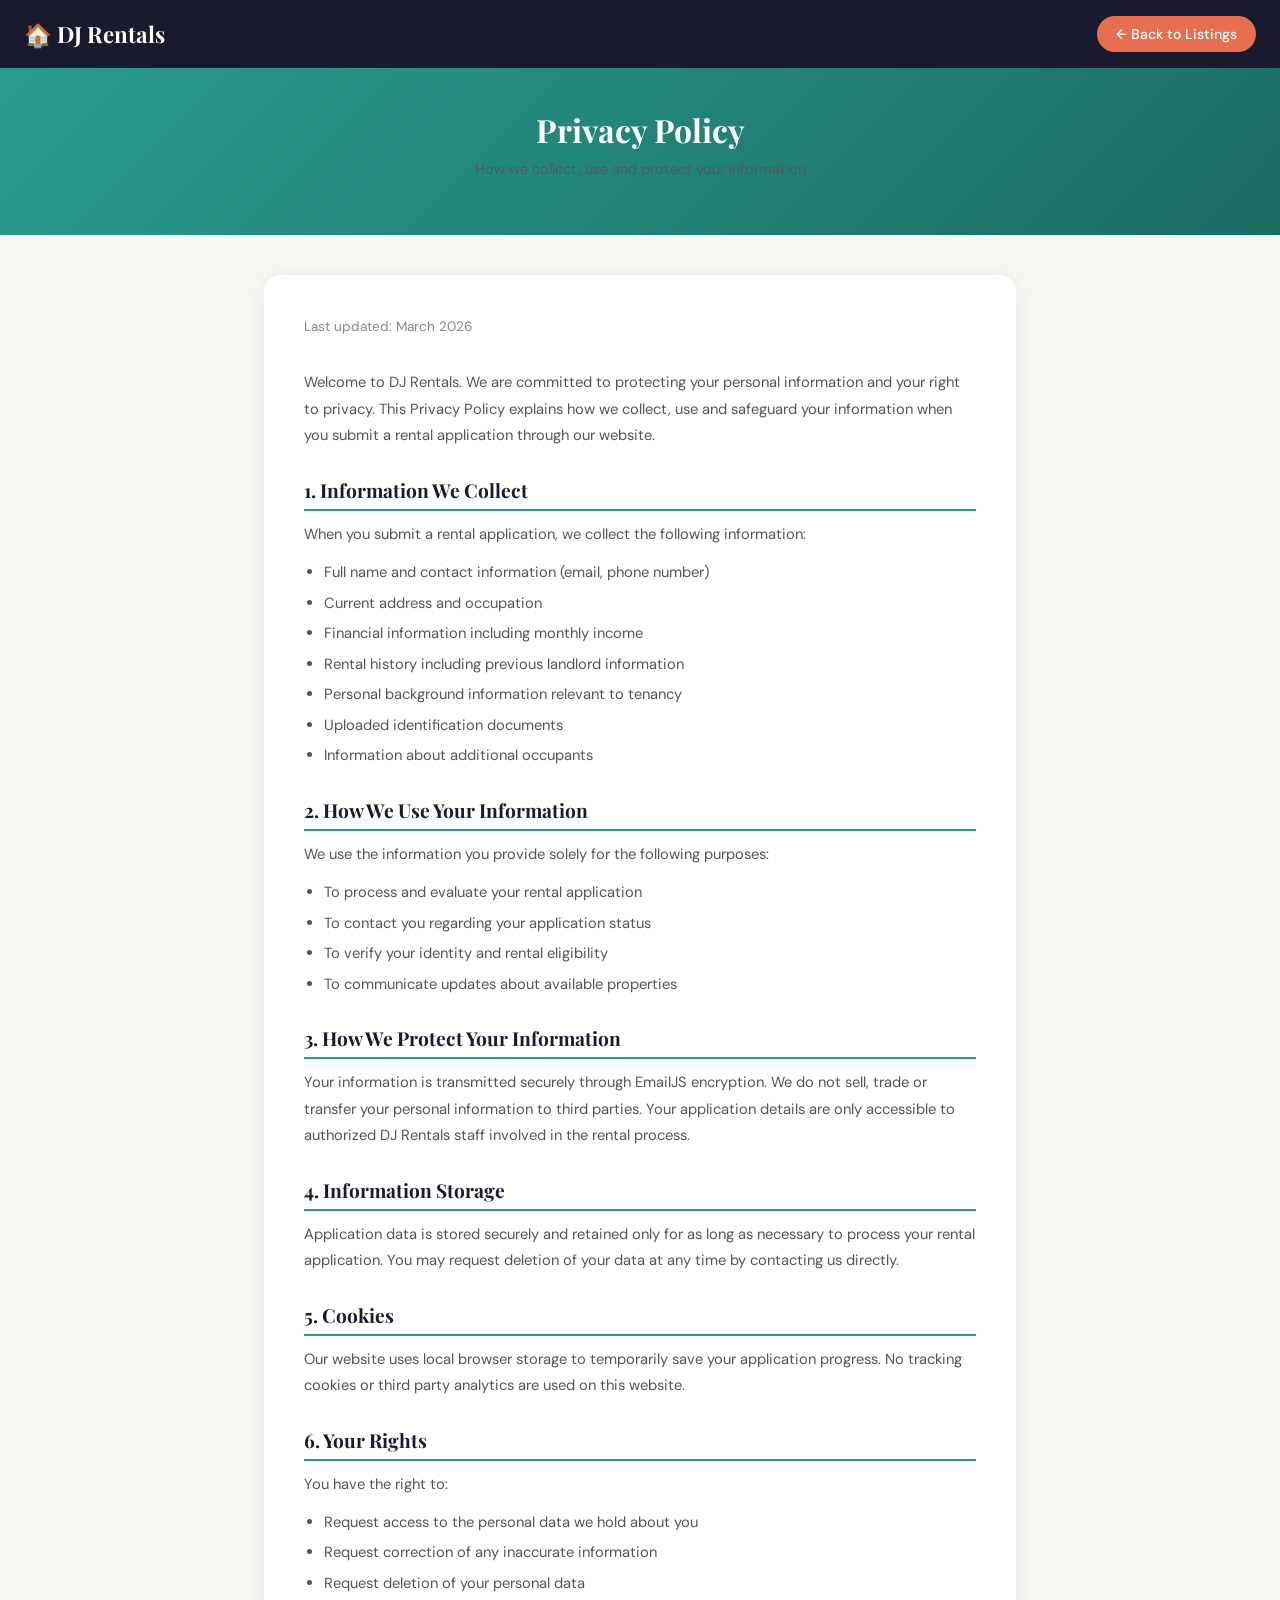
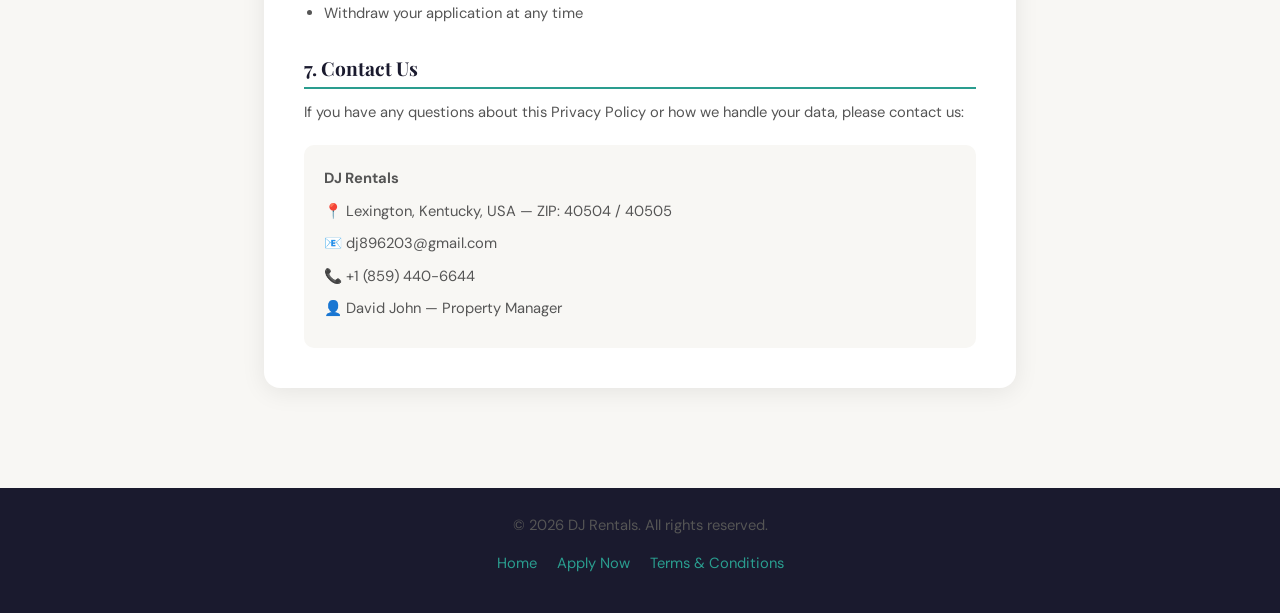
<file: estateProject/privacy.html>
<!DOCTYPE html>
<html lang="en">
<head>
<meta charset="UTF-8">
<meta name="viewport" content="width=device-width, initial-scale=1.0">
<title>Privacy Policy - DJ Rentals</title>
<link href="https://fonts.googleapis.com/css2?family=Playfair+Display:wght@600;700&family=DM+Sans:wght@300;400;500&display=swap" rel="stylesheet">
<style>
  * { box-sizing: border-box; margin: 0; padding: 0; }

  body {
    font-family: 'DM Sans', sans-serif;
    background: #f8f7f4;
    color: #333;
  }

  header {
    background: #1a1a2e;
    padding: 1rem 1.5rem;
    display: flex;
    align-items: center;
    justify-content: space-between;
  }

  header h1 {
    font-family: 'Playfair Display', serif;
    color: white;
    font-size: 1.4rem;
  }

  header a {
    background: #e76f51;
    color: white;
    text-decoration: none;
    padding: 0.55rem 1.2rem;
    border-radius: 50px;
    font-size: 0.88rem;
    font-weight: 500;
  }

  .hero {
    background: linear-gradient(135deg, #2a9d8f 0%, #1a6b61 100%);
    color: white;
    text-align: center;
    padding: 2.5rem 1rem;
  }

  .hero h2 {
    font-family: 'Playfair Display', serif;
    font-size: 2rem;
    margin-bottom: 0.4rem;
  }

  .hero p { font-size: 0.9rem; opacity: 0.85; }

  .content {
    max-width: 800px;
    margin: 40px auto;
    padding: 0 24px 60px;
  }

  .card {
    background: white;
    border-radius: 16px;
    padding: 40px;
    box-shadow: 0 4px 24px rgba(0,0,0,0.08);
  }

  .last-updated {
    font-size: 0.85rem;
    color: #888;
    margin-bottom: 30px;
  }

  h3 {
    font-family: 'Playfair Display', serif;
    font-size: 1.2rem;
    color: #1a1a2e;
    margin: 28px 0 10px;
    padding-bottom: 6px;
    border-bottom: 2px solid #2a9d8f;
  }

  p {
    font-size: 0.92rem;
    line-height: 1.8;
    color: #555;
    margin-bottom: 12px;
  }

  ul {
    margin: 8px 0 12px 20px;
  }

  ul li {
    font-size: 0.92rem;
    line-height: 1.8;
    color: #555;
    margin-bottom: 4px;
  }

  .contact-box {
    background: #f8f7f4;
    border-radius: 10px;
    padding: 20px;
    margin-top: 20px;
  }

  .contact-box p { margin-bottom: 6px; }

  footer {
    background: #1a1a2e;
    color: #aaa;
    text-align: center;
    padding: 1.5rem;
    font-size: 0.82rem;
  }

  footer a { color: #2a9d8f; text-decoration: none; margin: 0 8px; }
</style>
</head>
<body>

<header>
  <h1>🏠 DJ Rentals</h1>
  <a href="index.html">← Back to Listings</a>
</header>

<div class="hero">
  <h2>Privacy Policy</h2>
  <p>How we collect, use and protect your information</p>
</div>

<div class="content">
  <div class="card">
    <p class="last-updated">Last updated: March 2026</p>

    <p>Welcome to DJ Rentals. We are committed to protecting your personal information and your right to privacy. This Privacy Policy explains how we collect, use and safeguard your information when you submit a rental application through our website.</p>

    <h3>1. Information We Collect</h3>
    <p>When you submit a rental application, we collect the following information:</p>
    <ul>
      <li>Full name and contact information (email, phone number)</li>
      <li>Current address and occupation</li>
      <li>Financial information including monthly income</li>
      <li>Rental history including previous landlord information</li>
      <li>Personal background information relevant to tenancy</li>
      <li>Uploaded identification documents</li>
      <li>Information about additional occupants</li>
    </ul>

    <h3>2. How We Use Your Information</h3>
    <p>We use the information you provide solely for the following purposes:</p>
    <ul>
      <li>To process and evaluate your rental application</li>
      <li>To contact you regarding your application status</li>
      <li>To verify your identity and rental eligibility</li>
      <li>To communicate updates about available properties</li>
    </ul>

    <h3>3. How We Protect Your Information</h3>
    <p>Your information is transmitted securely through EmailJS encryption. We do not sell, trade or transfer your personal information to third parties. Your application details are only accessible to authorized DJ Rentals staff involved in the rental process.</p>

    <h3>4. Information Storage</h3>
    <p>Application data is stored securely and retained only for as long as necessary to process your rental application. You may request deletion of your data at any time by contacting us directly.</p>

    <h3>5. Cookies</h3>
    <p>Our website uses local browser storage to temporarily save your application progress. No tracking cookies or third party analytics are used on this website.</p>

    <h3>6. Your Rights</h3>
    <p>You have the right to:</p>
    <ul>
      <li>Request access to the personal data we hold about you</li>
      <li>Request correction of any inaccurate information</li>
      <li>Request deletion of your personal data</li>
      <li>Withdraw your application at any time</li>
    </ul>

    <h3>7. Contact Us</h3>
    <p>If you have any questions about this Privacy Policy or how we handle your data, please contact us:</p>
    <div class="contact-box">
      <p><strong>DJ Rentals</strong></p>
      <p>📍 Lexington, Kentucky, USA — ZIP: 40504 / 40505</p>
      <p>📧 dj896203@gmail.com</p>
      <p>📞 +1 (859) 440-6644</p>
      <p>👤 David John — Property Manager</p>
    </div>

  </div>
</div>

<footer>
  <p>© 2026 DJ Rentals. All rights reserved.</p>
  <p style="margin-top:8px;">
    <a href="index.html">Home</a>
    <a href="form.html">Apply Now</a>
    <a href="terms.html">Terms & Conditions</a>
  </p>
</footer>

</body>
</html>
</file>
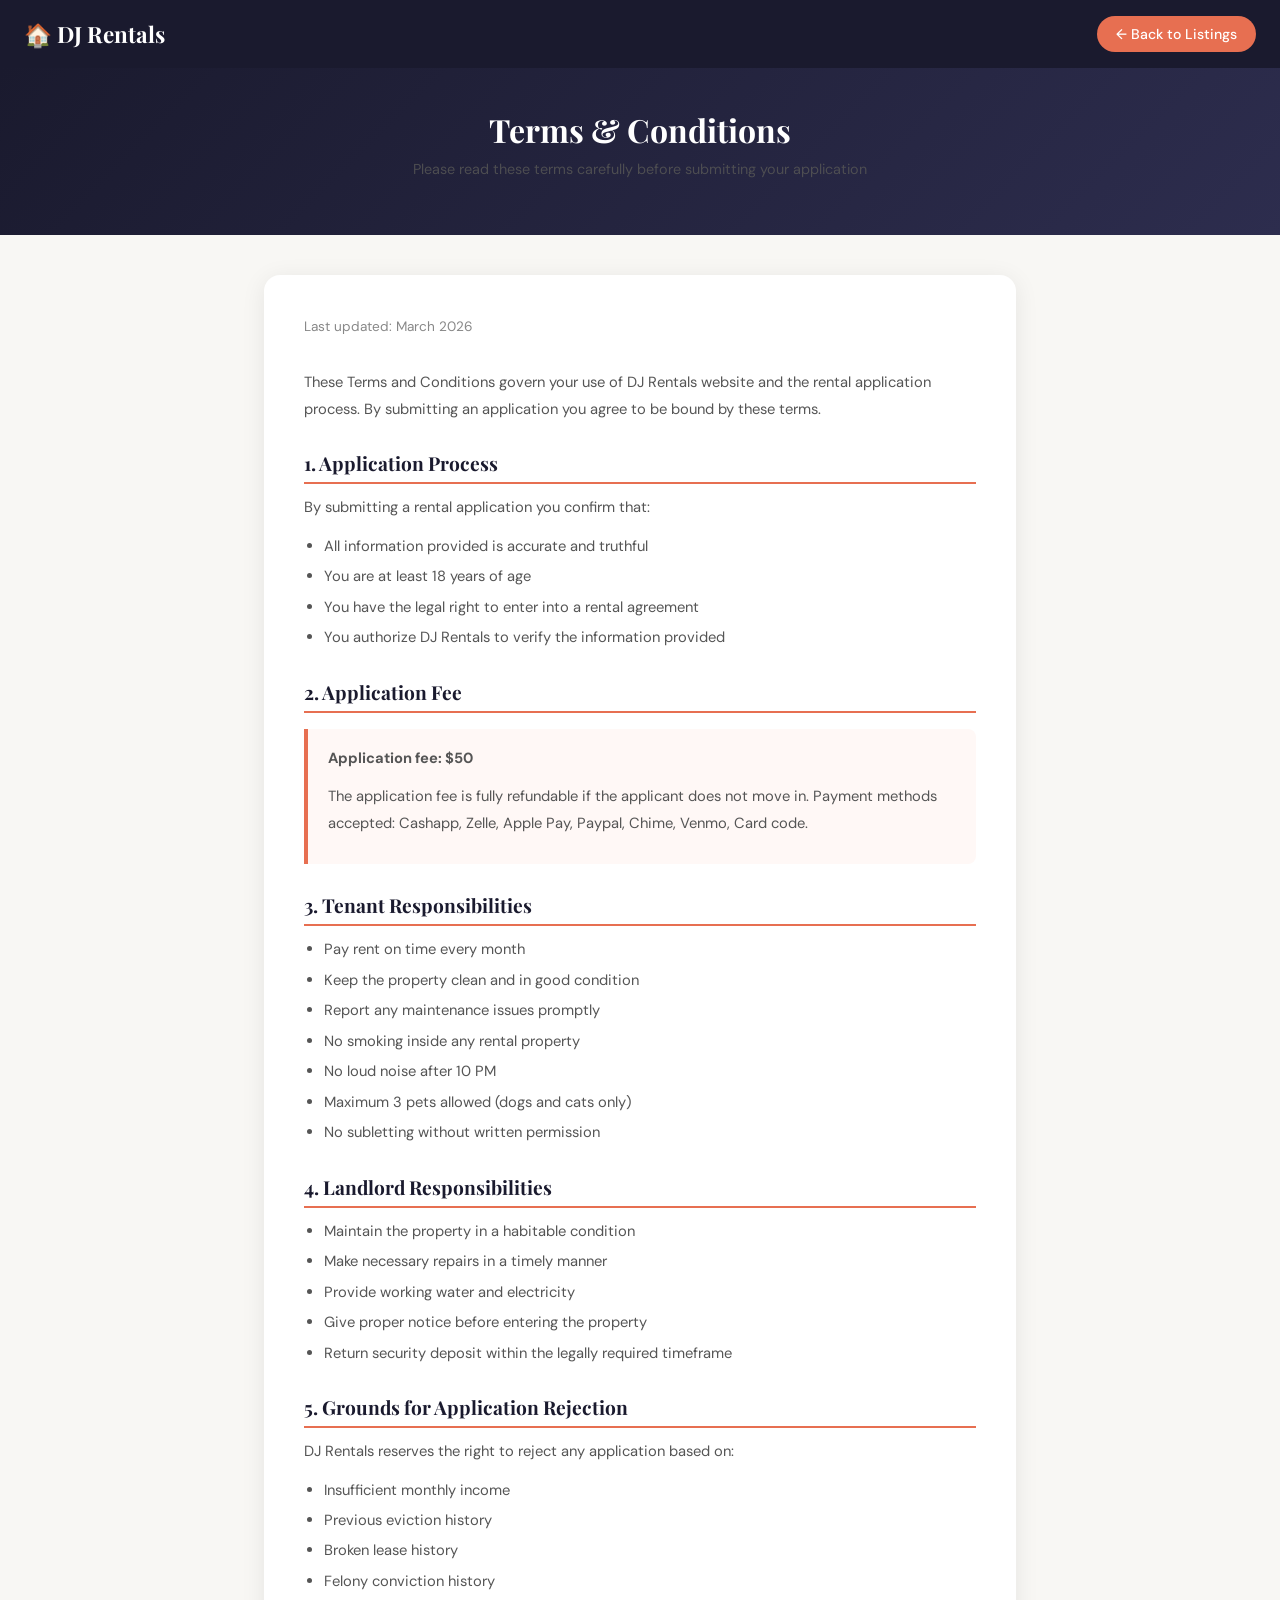
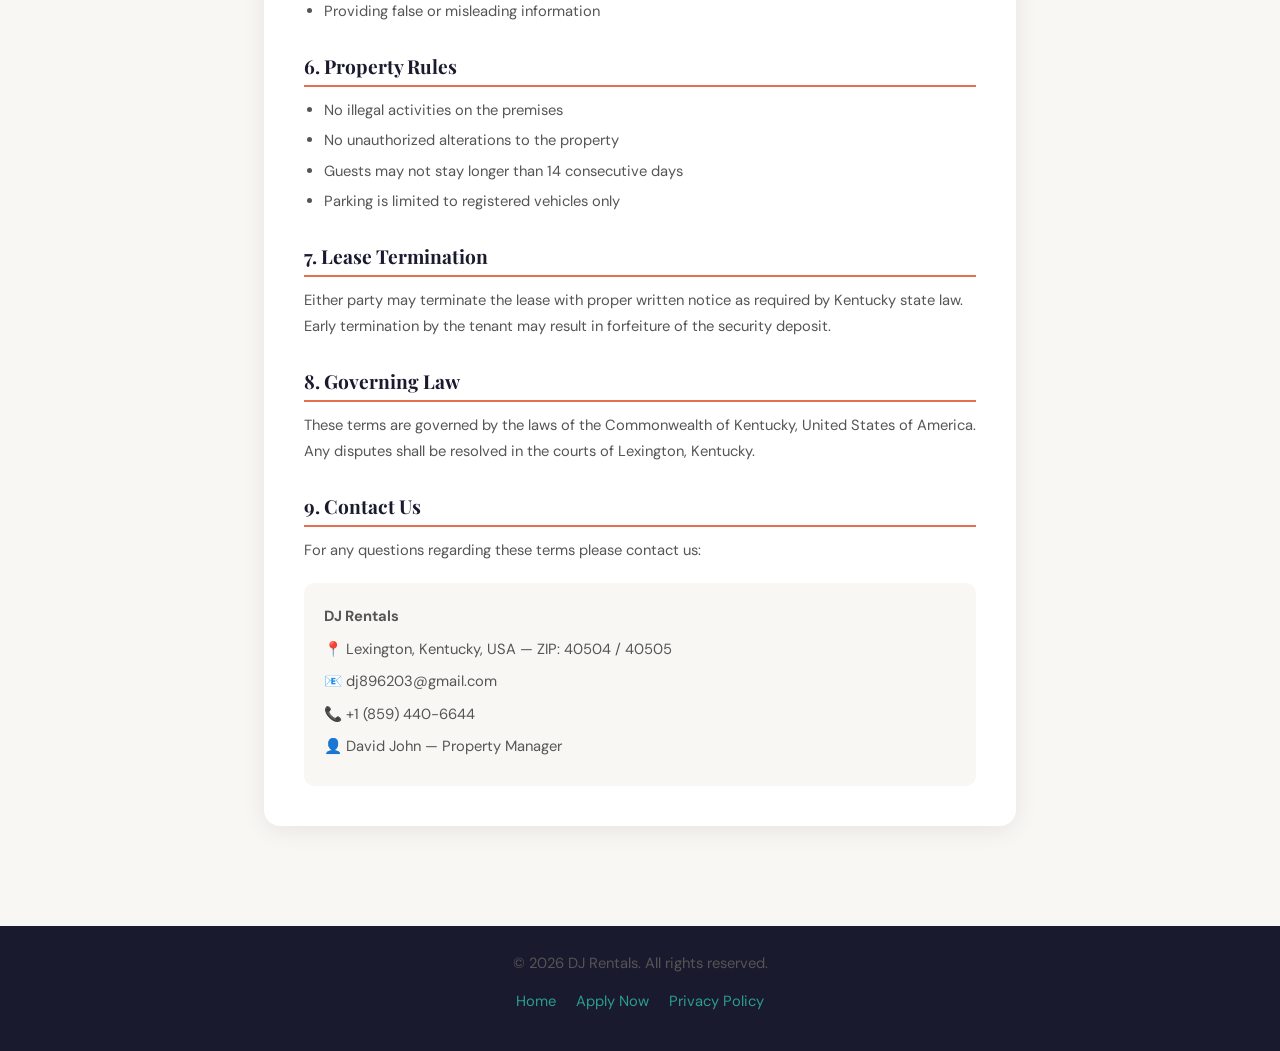
<file: estateProject/terms.html>
<!DOCTYPE html>
<html lang="en">
<head>
<meta charset="UTF-8">
<meta name="viewport" content="width=device-width, initial-scale=1.0">
<title>Terms & Conditions - DJ Rentals</title>
<link href="https://fonts.googleapis.com/css2?family=Playfair+Display:wght@600;700&family=DM+Sans:wght@300;400;500&display=swap" rel="stylesheet">
<style>
  * { box-sizing: border-box; margin: 0; padding: 0; }

  body {
    font-family: 'DM Sans', sans-serif;
    background: #f8f7f4;
    color: #333;
  }

  header {
    background: #1a1a2e;
    padding: 1rem 1.5rem;
    display: flex;
    align-items: center;
    justify-content: space-between;
  }

  header h1 {
    font-family: 'Playfair Display', serif;
    color: white;
    font-size: 1.4rem;
  }

  header a {
    background: #e76f51;
    color: white;
    text-decoration: none;
    padding: 0.55rem 1.2rem;
    border-radius: 50px;
    font-size: 0.88rem;
    font-weight: 500;
  }

  .hero {
    background: linear-gradient(135deg, #1a1a2e 0%, #2d2d4e 100%);
    color: white;
    text-align: center;
    padding: 2.5rem 1rem;
  }

  .hero h2 {
    font-family: 'Playfair Display', serif;
    font-size: 2rem;
    margin-bottom: 0.4rem;
  }

  .hero p { font-size: 0.9rem; opacity: 0.85; }

  .content {
    max-width: 800px;
    margin: 40px auto;
    padding: 0 24px 60px;
  }

  .card {
    background: white;
    border-radius: 16px;
    padding: 40px;
    box-shadow: 0 4px 24px rgba(0,0,0,0.08);
  }

  .last-updated {
    font-size: 0.85rem;
    color: #888;
    margin-bottom: 30px;
  }

  h3 {
    font-family: 'Playfair Display', serif;
    font-size: 1.2rem;
    color: #1a1a2e;
    margin: 28px 0 10px;
    padding-bottom: 6px;
    border-bottom: 2px solid #e76f51;
  }

  p {
    font-size: 0.92rem;
    line-height: 1.8;
    color: #555;
    margin-bottom: 12px;
  }

  ul {
    margin: 8px 0 12px 20px;
  }

  ul li {
    font-size: 0.92rem;
    line-height: 1.8;
    color: #555;
    margin-bottom: 4px;
  }

  .highlight {
    background: #fff8f6;
    border-left: 4px solid #e76f51;
    padding: 16px 20px;
    border-radius: 0 8px 8px 0;
    margin: 16px 0;
  }

  .contact-box {
    background: #f8f7f4;
    border-radius: 10px;
    padding: 20px;
    margin-top: 20px;
  }

  .contact-box p { margin-bottom: 6px; }

  footer {
    background: #1a1a2e;
    color: #aaa;
    text-align: center;
    padding: 1.5rem;
    font-size: 0.82rem;
  }

  footer a { color: #2a9d8f; text-decoration: none; margin: 0 8px; }
</style>
</head>
<body>

<header>
  <h1>🏠 DJ Rentals</h1>
  <a href="index.html">← Back to Listings</a>
</header>

<div class="hero">
  <h2>Terms & Conditions</h2>
  <p>Please read these terms carefully before submitting your application</p>
</div>

<div class="content">
  <div class="card">
    <p class="last-updated">Last updated: March 2026</p>

    <p>These Terms and Conditions govern your use of DJ Rentals website and the rental application process. By submitting an application you agree to be bound by these terms.</p>

    <h3>1. Application Process</h3>
    <p>By submitting a rental application you confirm that:</p>
    <ul>
      <li>All information provided is accurate and truthful</li>
      <li>You are at least 18 years of age</li>
      <li>You have the legal right to enter into a rental agreement</li>
      <li>You authorize DJ Rentals to verify the information provided</li>
    </ul>

    <h3>2. Application Fee</h3>
    <div class="highlight">
      <p><strong>Application fee: $50</strong></p>
      <p>The application fee is fully refundable if the applicant does not move in. Payment methods accepted: Cashapp, Zelle, Apple Pay, Paypal, Chime, Venmo, Card code.</p>
    </div>

    <h3>3. Tenant Responsibilities</h3>
    <ul>
      <li>Pay rent on time every month</li>
      <li>Keep the property clean and in good condition</li>
      <li>Report any maintenance issues promptly</li>
      <li>No smoking inside any rental property</li>
      <li>No loud noise after 10 PM</li>
      <li>Maximum 3 pets allowed (dogs and cats only)</li>
      <li>No subletting without written permission</li>
    </ul>

    <h3>4. Landlord Responsibilities</h3>
    <ul>
      <li>Maintain the property in a habitable condition</li>
      <li>Make necessary repairs in a timely manner</li>
      <li>Provide working water and electricity</li>
      <li>Give proper notice before entering the property</li>
      <li>Return security deposit within the legally required timeframe</li>
    </ul>

    <h3>5. Grounds for Application Rejection</h3>
    <p>DJ Rentals reserves the right to reject any application based on:</p>
    <ul>
      <li>Insufficient monthly income</li>
      <li>Previous eviction history</li>
      <li>Broken lease history</li>
      <li>Felony conviction history</li>
      <li>Providing false or misleading information</li>
    </ul>

    <h3>6. Property Rules</h3>
    <ul>
      <li>No illegal activities on the premises</li>
      <li>No unauthorized alterations to the property</li>
      <li>Guests may not stay longer than 14 consecutive days</li>
      <li>Parking is limited to registered vehicles only</li>
    </ul>

    <h3>7. Lease Termination</h3>
    <p>Either party may terminate the lease with proper written notice as required by Kentucky state law. Early termination by the tenant may result in forfeiture of the security deposit.</p>

    <h3>8. Governing Law</h3>
    <p>These terms are governed by the laws of the Commonwealth of Kentucky, United States of America. Any disputes shall be resolved in the courts of Lexington, Kentucky.</p>

    <h3>9. Contact Us</h3>
    <p>For any questions regarding these terms please contact us:</p>
    <div class="contact-box">
      <p><strong>DJ Rentals</strong></p>
      <p>📍 Lexington, Kentucky, USA — ZIP: 40504 / 40505</p>
      <p>📧 dj896203@gmail.com</p>
      <p>📞 +1 (859) 440-6644</p>
      <p>👤 David John — Property Manager</p>
    </div>

  </div>
</div>

<footer>
  <p>© 2026 DJ Rentals. All rights reserved.</p>
  <p style="margin-top:8px;">
    <a href="index.html">Home</a>
    <a href="form.html">Apply Now</a>
    <a href="privacy.html">Privacy Policy</a>
  </p>
</footer>

</body>
</html>
</file>
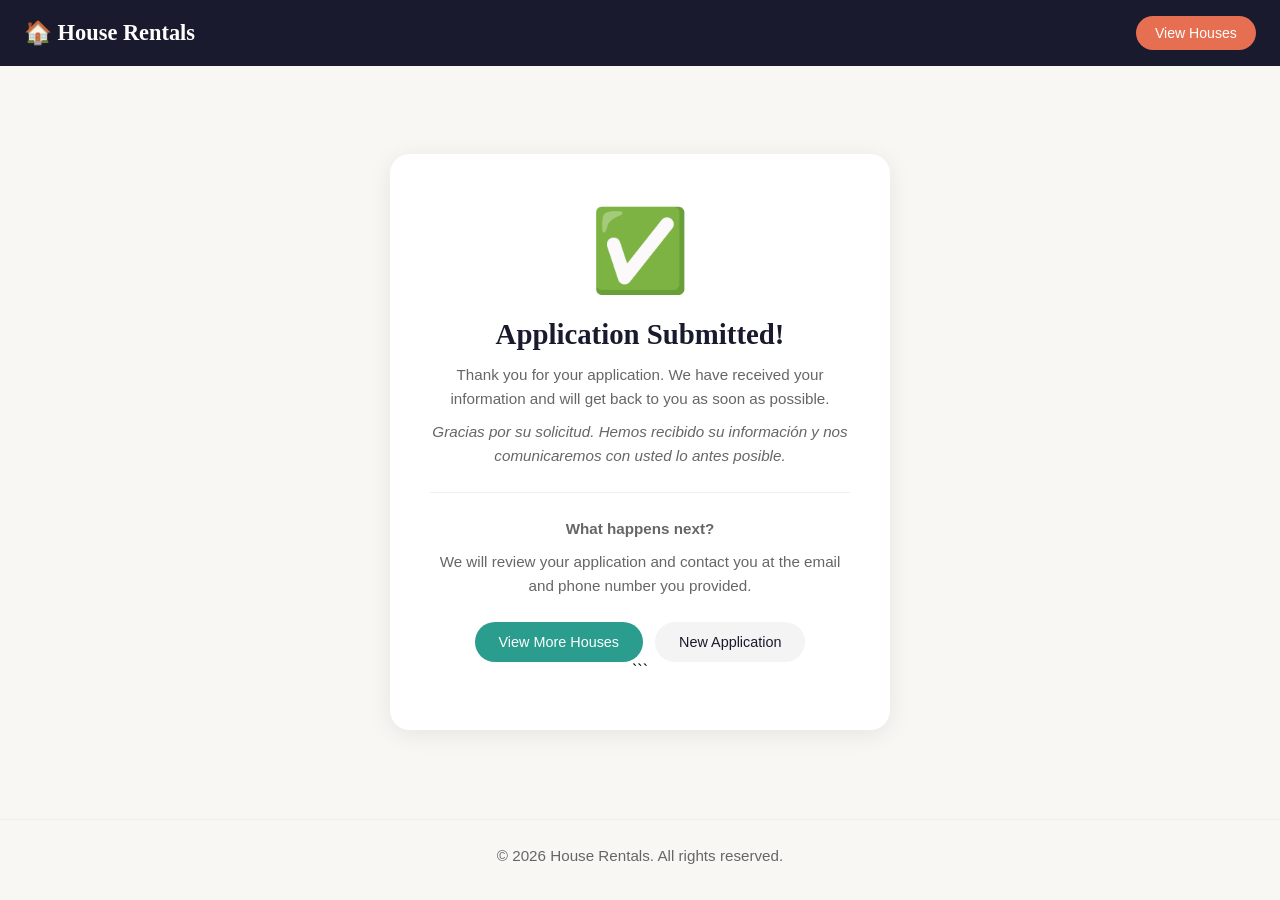
<file: estateProject/thanks.html>
<!DOCTYPE html>

<html lang="en">
<head>
<meta charset="UTF-8">
<meta name="viewport" content="width=device-width, initial-scale=1.0">
<title>Application Submitted</title>
<link rel="stylesheet" href="style.css">
<link href="https://fonts.googleapis.com/css2?family=Playfair+Display:wght@600;700&family=DM+Sans:wght@300;400;500&display=swap" rel="stylesheet">
<style>
  * { box-sizing: border-box; margin: 0; padding: 0; }

body {
font-family: ‘DM Sans’, sans-serif;
background: #f8f7f4;
min-height: 100vh;
display: flex;
flex-direction: column;
}

header {
background: #1a1a2e;
padding: 1rem 1.5rem;
display: flex;
align-items: center;
justify-content: space-between;
}

header h1 {
font-family: ‘Playfair Display’, serif;
color: white;
font-size: 1.4rem;
}

header a {
background: #e76f51;
color: white;
text-decoration: none;
padding: 0.55rem 1.2rem;
border-radius: 50px;
font-size: 0.88rem;
font-weight: 500;
}

.content {
flex: 1;
display: flex;
align-items: center;
justify-content: center;
padding: 40px 20px;
}

.card {
background: white;
border-radius: 20px;
padding: 50px 40px;
text-align: center;
max-width: 500px;
width: 100%;
box-shadow: 0 4px 24px rgba(0,0,0,0.08);
}

.checkmark {
font-size: 5rem;
margin-bottom: 20px;
animation: pop 0.5s ease;
}

@keyframes pop {
from { transform: scale(0); opacity: 0; }
to   { transform: scale(1); opacity: 1; }
}

h2 {
font-family: ‘Playfair Display’, serif;
font-size: 1.8rem;
color: #1a1a2e;
margin-bottom: 12px;
}

p {
color: #666;
font-size: 0.95rem;
line-height: 1.6;
margin-bottom: 8px;
}

.divider {
border: none;
border-top: 1px solid #eee;
margin: 24px 0;
}

.btn-group {
display: flex;
gap: 12px;
justify-content: center;
flex-wrap: wrap;
margin-top: 24px;
}

.btn {
padding: 12px 24px;
border-radius: 50px;
text-decoration: none;
font-size: 0.9rem;
font-weight: 500;
transition: all 0.2s;
}

.btn-primary {
background: #2a9d8f;
color: white;
}

.btn-primary:hover { background: #1f7a6e; }

.btn-secondary {
background: #f4f4f4;
color: #1a1a2e;
}

.btn-secondary:hover { background: #e0e0e0; }

footer {
text-align: center;
padding: 1.5rem;
color: #aaa;
font-size: 0.82rem;
border-top: 1px solid #eee;
}
</style>

</head>
<body>

<header>
  <h1>🏠 House Rentals</h1>
  <a href="index.html">View Houses</a>
</header>

<div class="content">
  <div class="card">
    <div class="checkmark">✅</div>
    <h2>Application Submitted!</h2>
    <p>Thank you for your application. We have received your information and will get back to you as soon as possible.</p>
    <p><em>Gracias por su solicitud. Hemos recibido su información y nos comunicaremos con usted lo antes posible.</em></p>

<hr class="divider">

<p><strong>What happens next?</strong></p>
<p>We will review your application and contact you at the email and phone number you provided.</p>

<div class="btn-group">
  <a href="index.html" class="btn btn-primary">View More Houses</a>
  <a href="form.html" class="btn btn-secondary">New Application</a>
</div>
```

  </div>
</div>

<footer>
  <p>© 2026 House Rentals. All rights reserved.</p>
</footer>

</body>
</html>
</file>
<file: estateProject/style.css>
/* GENERAL RESET */
* {
  box-sizing: border-box;
  margin: 0;
  padding: 0;
  font-family: Arial, sans-serif;
}

/* ============================================= */
/* HEADER */
header {
  text-align: center;
  background-color: #2a9d8f;
  color: white;
  padding: 1rem;
}

h1 {
  font-size: 1.8rem;
}

/* ============================================= */
/* CONTAINER */
.container {
  width: 90%;
  max-width: 800px;
  margin: 20px auto;
  background: #f4f4f4;
  padding: 20px;
  border-radius: 8px;
}

/* ============================================= */
/* FORM GROUPS */
.form-group {
  margin-bottom: 15px;
}

.form-group label {
  display: block;
  margin-bottom: 5px;
  font-weight: bold;
}

.form-group input,
.form-group select,
.form-group textarea {
  width: 100%;
  padding: 10px;
  border-radius: 5px;
  border: 1px solid #ccc;
}

button {
  background-color: #e76f51;
  color: white;
  padding: 12px 20px;
  border: none;
  border-radius: 5px;
  cursor: pointer;
  font-size: 1rem;
}

button:hover {
  background-color: #d65f3e;
}

/* ============================================= */
/* LISTINGS */
.listing-container {
  display: grid;
  gap: 15px;
  padding: 20px;
  grid-template-columns: repeat(auto-fit, minmax(250px, 1fr));
}

/* Force 4 per row on wide screens, 3 per row on smaller */
@media (min-width: 1024px) {
  .listing-container {
    grid-template-columns: repeat(4, 1fr);
  }
}

@media (max-width: 1023px) {
  .listing-container {
    grid-template-columns: repeat(3, 1fr);
  }
}

@media (max-width: 768px) {
  .listing-container {
    grid-template-columns: repeat(2, 1fr);
  }
}

@media (max-width: 480px) {
  .listing-container {
    grid-template-columns: 1fr;
  }
}

/* ============================================= */
/* HOUSE CARD */
.house-card {
  background-color: #f4f4f4;
  border-radius: 8px;
  padding: 10px;
  text-align: center;
  box-shadow: 0 2px 5px rgba(0, 0, 0, 0.1);
  transition: transform 0.2s;
}

.house-card:hover {
  transform: translateY(-5px);
}

.house-card img {
  width: 100%;
  height: 180px;
  object-fit: cover;
  border-radius: 5px;
  margin-bottom: 10px;
}

.house-card h3 {
  margin-bottom: 5px;
  font-size: 1.1rem;
  color: #264653;
}

.house-card p {
  font-size: 0.9rem;
  margin: 2px 0;
}
</file>
